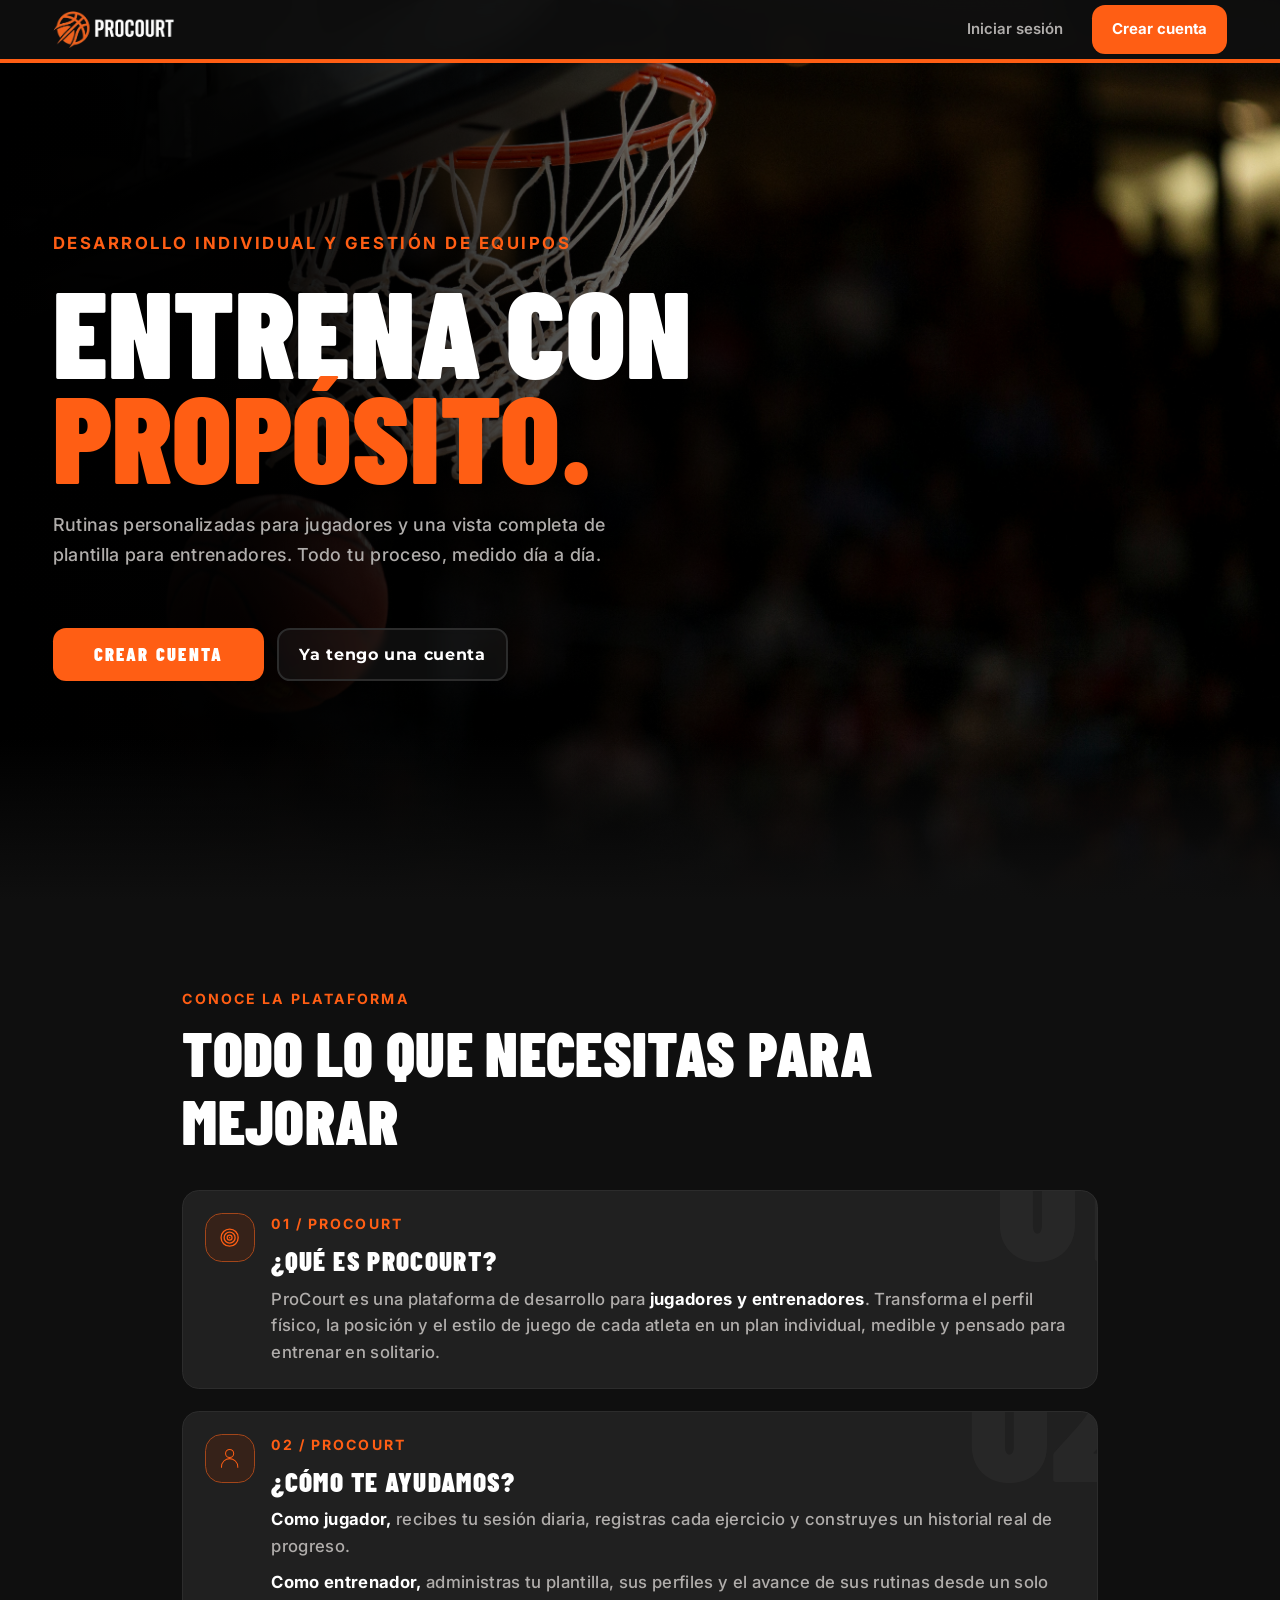
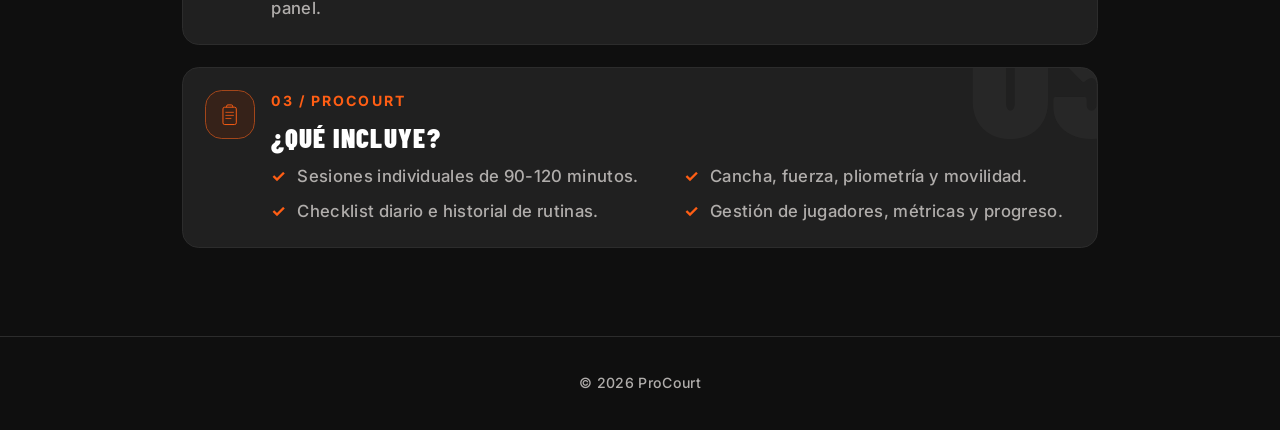
<file: index.html>
<!doctype html>
<html lang="es">
  <head>
    <meta charset="UTF-8" />
    <meta name="viewport" content="width=device-width, initial-scale=1.0" />
    <meta
      name="description"
      content="ProCourt: rutinas personalizadas para jugadores de baloncesto y gestión de plantilla para entrenadores."
    />
    <meta name="theme-color" content="#0f0f0f" />
    <title>ProCourt</title>

    <link rel="icon" href="./assets/Logo/favicon.png" />
    <link rel="preconnect" href="https://fonts.googleapis.com" />
    <link rel="preconnect" href="https://fonts.gstatic.com" crossorigin />
    <link
      href="https://fonts.googleapis.com/css2?family=Barlow+Condensed:wght@400;500;600;700;800;900&family=Inter:wght@500;600;700&family=Montserrat:wght@700&display=swap"
      rel="stylesheet"
    />
    <link rel="stylesheet" href="./css/styles.css" />
    <script src="./scripts/index.js" defer></script>
  </head>
  <body>
    <header class="sitio-header">
      <div class="contenedor header-interno">
        <a href="./" class="logo-enlace" aria-label="ProCourt, inicio">
          <img
            src="./assets/Logo/ProCourtLogo.png"
            alt="Logo de ProCourt"
            class="logo"
          />
        </a>
        <nav class="header-acciones" aria-label="Cuenta">
          <button type="button" class="btn btn-enlace iniciar">Iniciar sesión</button>
          <button type="button" class="btn btn-primario crear">Crear cuenta</button>
        </nav>
      </div>
    </header>

    <main>
      <section class="hero">
        <img
          src="./assets/Fondo/fondo.jpg"
          alt=""
          aria-hidden="true"
          class="hero-fondo"
          fetchpriority="high"
          decoding="async"
        />
        <div class="contenedor hero-contenido">
          <p class="etiqueta">DESARROLLO INDIVIDUAL Y GESTIÓN DE EQUIPOS</p>
          <h1 class="hero-titulo">
            ENTRENA CON <br /><span class="acento">PROPÓSITO.</span>
          </h1>
          <p class="hero-texto">
            Rutinas personalizadas para jugadores y una vista completa de
            plantilla para entrenadores. Todo tu proceso, medido día a día.
          </p>
          <div class="hero-acciones">
            <button type="button" class="btn btn-grande btn-cta crear">
              CREAR CUENTA
            </button>
            <button type="button" class="btn btn-secundario btn-grande iniciar">
              Ya tengo una cuenta
            </button>
          </div>
        </div>
      </section>

      <section class="plataforma" aria-labelledby="titulo-plataforma">
        <p class="etiqueta">CONOCE LA PLATAFORMA</p>
        <h2 class="plataforma-titulo" id="titulo-plataforma">
          TODO LO QUE NECESITAS PARA MEJORAR
        </h2>

        <div class="tarjetas">
          <article class="tarjeta">
            <svg
              class="tarjeta-icono"
              aria-hidden="true"
              xmlns="http://www.w3.org/2000/svg"
              viewBox="0 0 400 400"
            >
              <circle
                cx="200"
                cy="200"
                r="140"
                fill="none"
                stroke="currentColor"
                stroke-width="22"
              />
              <circle
                cx="200"
                cy="200"
                r="90"
                fill="none"
                stroke="currentColor"
                stroke-width="22"
              />
              <circle
                cx="200"
                cy="200"
                r="40"
                fill="none"
                stroke="currentColor"
                stroke-width="20"
              />
              <circle cx="200" cy="200" r="12" fill="currentColor" />
            </svg>
            <p class="tarjeta-numero" aria-hidden="true">01</p>
            <div class="tarjeta-contenido">
              <p class="etiqueta">01 / PROCOURT</p>
              <h3 class="tarjeta-titulo">¿QUÉ ES PROCOURT?</h3>
              <p>
                ProCourt es una plataforma de desarrollo para
                <span class="resaltado">jugadores y entrenadores</span>.
                Transforma el perfil físico, la posición y el estilo de juego de
                cada atleta en un plan individual, medible y pensado para
                entrenar en solitario.
              </p>
            </div>
          </article>

          <article class="tarjeta">
            <svg
              class="tarjeta-icono"
              aria-hidden="true"
              xmlns="http://www.w3.org/2000/svg"
              viewBox="0 0 24 24"
              fill="none"
              stroke="currentColor"
              stroke-width="1"
            >
              <circle cx="12" cy="7" r="4" />
              <path d="M4 21v-1a8 8 0 0 1 16 0v1" />
            </svg>
            <p class="tarjeta-numero" aria-hidden="true">02</p>
            <div class="tarjeta-contenido">
              <p class="etiqueta">02 / PROCOURT</p>
              <h3 class="tarjeta-titulo">¿CÓMO TE AYUDAMOS?</h3>
              <p>
                <span class="resaltado">Como jugador,</span> recibes tu sesión
                diaria, registras cada ejercicio y construyes un historial real
                de progreso.
              </p>
              <p>
                <span class="resaltado">Como entrenador,</span> administras tu
                plantilla, sus perfiles y el avance de sus rutinas desde un solo
                panel.
              </p>
            </div>
          </article>

          <article class="tarjeta">
            <svg
              class="tarjeta-icono"
              aria-hidden="true"
              xmlns="http://www.w3.org/2000/svg"
              viewBox="0 0 128 128"
              fill="none"
            >
              <rect
                x="29"
                y="25"
                width="70"
                height="91"
                rx="9"
                stroke="currentColor"
                stroke-width="5"
              />
              <path
                d="M48 25v-5a7 7 0 0 1 7-7h18a7 7 0 0 1 7 7v5"
                stroke="currentColor"
                stroke-width="5"
              />
              <path
                d="M44 52h40M44 68h40M44 84h27"
                stroke="currentColor"
                stroke-width="4"
                stroke-linecap="round"
              />
            </svg>
            <p class="tarjeta-numero" aria-hidden="true">03</p>
            <div class="tarjeta-contenido">
              <p class="etiqueta">03 / PROCOURT</p>
              <h3 class="tarjeta-titulo">¿QUÉ INCLUYE?</h3>
              <ul class="tarjeta-lista">
                <li>Sesiones individuales de 90-120 minutos.</li>
                <li>Cancha, fuerza, pliometría y movilidad.</li>
                <li>Checklist diario e historial de rutinas.</li>
                <li>Gestión de jugadores, métricas y progreso.</li>
              </ul>
            </div>
          </article>
        </div>
      </section>
    </main>

    <footer class="pie">
      <p class="pie-copy">© 2026 ProCourt</p>
    </footer>
  </body>
</html>
</file>
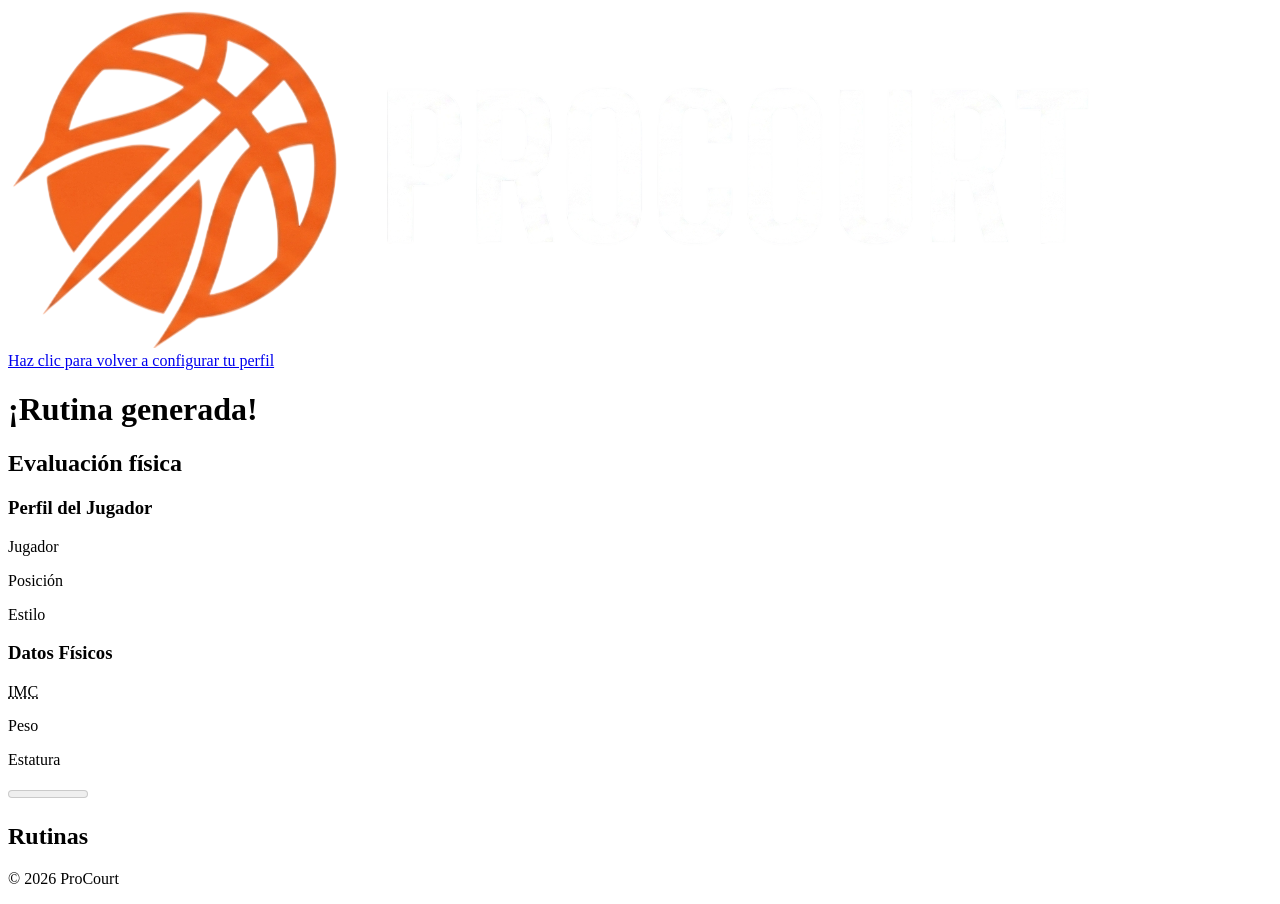
<file: rutina.html>
<!DOCTYPE html>
<html lang="es">
<head>
    <meta charset="UTF-8">
    <meta name="viewport" content="width=device-width, initial-scale=1.0">
    <title>ProCourt Rutina</title>
</head>
<body>
    <header>
        <a href="./index.html"><img src="./assets/Logo/ProCourtLogo.png" alt="Logo de ProCourt"></a>
        <nav aria-label="Navegacion Principal">
            <a href="./index.html">Haz clic para volver a configurar tu perfil</a>
        </nav>
    </header>
    <main>
        <h1 class="titulo">¡Rutina generada!</h1>
        <section id="evaluacion-fisica">
            <h2>Evaluación física</h2>
            <section id="perfil-jugador">
                <h3>Perfil del Jugador</h3>
                <p class="texts">Jugador <span id="jugador"></span></p>
                <p class="texts">Posición <span id="posicion"></span></p>
                <p class="texts">Estilo <span id="estilo"></span></p>
            </section>
            <section id="datos-fisicos">
                <h3>Datos Físicos</h3>
                <p><abbr title="Índice de Masa Corporal">IMC</abbr> <span id="imc"></span></p>
                <p>Peso <span id="peso"></span></p>
                <p>Estatura <span id="estatura"></span></p>
                <meter id="barra-imc" min="0" max="40" value="0" aria-label="Medidor de Índice de Masa Corporal"></meter>
                <p id="rango-ideal"></p>
            </section>
        </section>
        <section id="rutinas">
            <h2>Rutinas</h2>
            <section id="plan-semanal" aria-label="Plan de entrenamiento semanal">
            </section>
        </section>
    </main>
    <footer>
        <div class="banner">
            <p>&copy; 2026 ProCourt</p>
        </div>
    </footer>
</body>
</html>
</file>
<file: css/styles.css>
:root {
    --color-fondo: #0f0f0f;
    --color-superficie: #202020;
    --color-borde: #2c2c2c;
    --color-texto: #b0adab;
    --color-blanco: #ffffff;
    --color-acento: #ff5e14;
    --color-acento-hover: #e94e0b;
    --color-acento-borde: #a3461a;
    --color-acento-fondo: #362219;
    --color-header: rgba(15, 15, 15, 0.9);
    --color-vidrio: rgba(255, 255, 255, 0.05);
    --color-vidrio-hover: rgba(255, 255, 255, 0.1);

    --fuente-titulos: 'Barlow Condensed', sans-serif;
    --fuente-textos: 'Inter', sans-serif;
    --fuente-extras: 'Montserrat', sans-serif;

    --texto-xs: 0.8rem;
    --texto-sm: 0.95rem;
    --texto-hero: clamp(0.9rem, 0.3vw + 0.8rem, 1.05rem);
    --titulo-hero: clamp(3rem, 9vw + 1rem, 7rem);
    --titulo-seccion: clamp(2rem, 5vw + 0.5rem, 3.5rem);
    --titulo-tarjeta: clamp(1.3rem, 0.6vw + 1.1rem, 1.7rem);

    --espaciado-etiqueta: 0.15em;
    --espaciado-titulo: 0.05em;

    --espacio-xs: 0.5rem;
    --espacio-sm: 0.75rem;
    --espacio-md: 1.25rem;
    --espacio-lg: 2rem;
    --espacio-xl: 3rem;
    --espacio-seccion: clamp(3rem, 8vw, 5rem);

    --alto-header: clamp(3.5rem, 7vh, 4.5rem);
    --alto-logo: calc(var(--alto-header) * 0.6);
    --grosor-header: 4px;
    --ancho-contenedor: 70rem;
    --ancho-tarjetas: 52rem;
    --ancho-texto-hero: 34rem;
    --margen-lateral: clamp(1.25rem, 5vw, 3rem);
    --columna-icono: 3.75rem;
    --tamano-icono: 2.8rem;
    --alto-boton: 2.75rem;
    --alto-boton-grande: 3rem;

    --radio-md: 0.75rem;
    --radio-lg: 0.95rem;
    --transicion: 0.25s ease;
    --sombra-brillo: 0 0 0.5rem var(--color-acento);
    --sombra-brillo-fuerte: 0 0 1rem var(--color-acento);
    --enfoque-fondo: center;
}

*,
*::before,
*::after {
    margin: 0;
    padding: 0;
    border: none;
    list-style: none;
    box-sizing: border-box;
}

html {
    font-size: clamp(1rem, 0.5vw + 0.7rem, 1.4rem);
    -webkit-text-size-adjust: 100%;
}

body {
    background-color: var(--color-fondo);
    color: var(--color-texto);
    font-family: var(--fuente-textos);
    font-size: var(--texto-sm);
    font-weight: 500;
    line-height: 1.6;
    letter-spacing: 0.02em;
}

img,
svg {
    display: block;
    max-width: 100%;
}

h1,
h2,
h3 {
    font-family: var(--fuente-titulos);
    font-weight: 900;
    color: var(--color-blanco);
}

:focus-visible {
    outline: 2px solid var(--color-acento);
    outline-offset: 3px;
}

.contenedor {
    width: min(100% - 2 * var(--margen-lateral), var(--ancho-contenedor));
    margin-inline: auto;
}

.acento {
    color: var(--color-acento);
}

.resaltado {
    color: var(--color-blanco);
    font-weight: 700;
}

.etiqueta {
    color: var(--color-acento);
    font-size: var(--texto-xs);
    font-weight: 700;
    letter-spacing: var(--espaciado-etiqueta);
}

.btn {
    display: inline-flex;
    align-items: center;
    justify-content: center;
    min-height: var(--alto-boton);
    padding: 0 1.15rem;
    border-radius: var(--radio-md);
    background: transparent;
    color: var(--color-texto);
    font-family: var(--fuente-extras);
    font-size: 0.85rem;
    font-weight: 700;
    letter-spacing: 0.04em;
    cursor: pointer;
    transition:
        background var(--transicion),
        color var(--transicion),
        border-color var(--transicion),
        transform 0.2s ease,
        box-shadow 0.2s ease;
}

.btn:active {
    transform: scale(0.98);
}

.btn-grande {
    min-height: var(--alto-boton-grande);
    font-size: 0.9rem;
}

.btn-enlace {
    font-weight: 600;
}

.btn-primario {
    background-color: var(--color-acento);
    color: var(--color-blanco);
}

.btn-primario:active {
    background-color: var(--color-acento-hover);
}

.btn-secundario {
    background: var(--color-vidrio);
    border: 2px solid var(--color-borde);
    color: var(--color-blanco);
    -webkit-backdrop-filter: blur(4px);
    backdrop-filter: blur(4px);
}

.btn-cta {
    padding: 0 2rem;
    background-color: var(--color-acento);
    color: var(--color-blanco);
    font-family: var(--fuente-titulos);
    font-size: 1.05rem;
    font-weight: 900;
    letter-spacing: 0.12em;
}

.btn-cta:active {
    transform: scale(0.98);
}

.sitio-header {
    position: fixed;
    top: 0;
    left: 0;
    z-index: 1000;
    width: 100%;
    height: var(--alto-header);
    background-color: var(--color-header);
    border-bottom: var(--grosor-header) solid var(--color-acento);
    -webkit-backdrop-filter: blur(10px);
    backdrop-filter: blur(10px);
}

.header-interno {
    height: 100%;
    display: flex;
    align-items: center;
    justify-content: space-between;
    gap: var(--espacio-xs);
}

.logo-enlace {
    flex: 0 1 auto;
    min-width: 0;
}

.logo {
    height: var(--alto-logo);
    width: auto;
    object-fit: contain;
}

.header-acciones {
    display: flex;
    align-items: center;
    gap: var(--espacio-xs);
    flex-shrink: 0;
}

.header-acciones .btn {
    font-family: var(--fuente-textos);
    letter-spacing: 0;
}

.hero {
    position: relative;
    isolation: isolate;
    overflow: hidden;
    display: flex;
    flex-direction: column;
    justify-content: center;
    min-height: 100vh;
    min-height: 100svh;
    padding-top: var(--alto-header);
    padding-bottom: var(--espacio-xl);
}

.hero-fondo {
    position: absolute;
    inset: 0;
    z-index: -2;
    width: 100%;
    height: 100%;
    object-fit: cover;
    object-position: var(--enfoque-fondo);
    pointer-events: none;
}

.hero::before {
    content: '';
    position: absolute;
    inset: 0;
    z-index: -1;
    pointer-events: none;
    background: linear-gradient(
        to bottom,
        rgba(0, 0, 0, 0.85) 0%,
        rgba(0, 0, 0, 0.7) 55%,
        var(--color-fondo) 100%
    );
}

.hero-contenido {
    display: flex;
    flex-direction: column;
    align-items: flex-start;
    gap: var(--espacio-md);
    padding-block: var(--espacio-lg);
}

.hero-contenido .etiqueta {
    font-size: var(--texto-sm);
}

.hero-titulo {
    font-size: var(--titulo-hero);
    line-height: 0.85;
}

.hero-texto {
    max-width: var(--ancho-texto-hero);
    font-size: var(--texto-hero);
    line-height: 1.7;
}

.hero-acciones {
    display: flex;
    flex-direction: column;
    gap: var(--espacio-sm);
    width: 100%;
    margin-top: clamp(var(--espacio-sm), 4vh, var(--espacio-lg));
}

.plataforma {
    width: min(100% - 2 * var(--margen-lateral), var(--ancho-tarjetas));
    margin: var(--espacio-seccion) auto 0;
}

.plataforma-titulo {
    margin-top: var(--espacio-xs);
    font-size: var(--titulo-seccion);
    line-height: 1.1;
}

.tarjetas {
    display: grid;
    grid-template-columns: 1fr;
    gap: var(--espacio-md);
    margin-top: var(--espacio-lg);
}

.tarjeta {
    position: relative;
    overflow: hidden;
    display: grid;
    grid-template-columns: var(--columna-icono) 1fr;
    padding: var(--espacio-md);
    background: var(--color-superficie);
    border: 1px solid var(--color-borde);
    border-radius: var(--radio-lg);
    transition: border-color var(--transicion);
}

.tarjeta-icono {
    width: var(--tamano-icono);
    height: var(--tamano-icono);
    padding: 0.65rem;
    color: var(--color-acento);
    background-color: var(--color-acento-fondo);
    border: 1px solid var(--color-acento-borde);
    border-radius: var(--radio-lg);
    transition:
        color var(--transicion),
        background-color var(--transicion),
        border-color var(--transicion);
}

.tarjeta-numero {
    position: absolute;
    top: -5rem;
    right: -2rem;
    font-family: var(--fuente-titulos);
    font-size: 10rem;
    line-height: 1;
    opacity: 0.05;
    pointer-events: none;
    font-weight: 900;
}

.tarjeta-contenido {
    display: grid;
    gap: var(--espacio-xs);
    align-content: start;
}

.tarjeta-titulo {
    font-size: var(--titulo-tarjeta);
    line-height: 1.2;
    letter-spacing: var(--espaciado-titulo);
}

.tarjeta-lista {
    display: grid;
    grid-template-columns: repeat(auto-fit, minmax(min(100%, 16rem), 1fr));
    gap: var(--espacio-xs) var(--espacio-md);
}

.tarjeta-lista li {
    display: grid;
    grid-template-columns: auto 1fr;
    gap: 0.6rem;
}

.tarjeta-lista li::before {
    content: '✓';
    color: var(--color-acento);
    font-weight: 700;
}

.pie {
    margin-top: var(--espacio-seccion);
    padding: var(--espacio-lg) var(--margen-lateral);
    border-top: 1px solid var(--color-borde);
    text-align: center;
}

.pie-copy {
    font-size: var(--texto-xs);
}

@media (min-width: 48em) {
    .hero::before {
        background:
            linear-gradient(to top, var(--color-fondo) 0%, transparent 18%),
            linear-gradient(
                to right,
                #000 0%,
                rgba(0, 0, 0, 0.95) 20%,
                rgba(0, 0, 0, 0.65) 45%,
                rgba(0, 0, 0, 0.2) 70%,
                transparent 100%
            );
    }

    .hero-acciones {
        flex-direction: row;
        width: auto;
    }

    .btn-grande {
        min-width: 12rem;
    }
}

@media (hover: hover) and (pointer: fine) {
    .btn-enlace:hover {
        color: var(--color-blanco);
    }

    .btn-primario:hover {
        background-color: var(--color-acento-hover);
    }

    .btn-secundario:hover {
        background: var(--color-vidrio-hover);
    }

    .btn-cta:hover {
        background-color: var(--color-acento-hover);
    }

    .tarjeta:hover {
        border-color: var(--color-acento-borde);
    }

    .tarjeta:hover .tarjeta-icono {
        color: var(--color-blanco);
        background-color: var(--color-acento);
        border-color: transparent;
    }
}

@media (prefers-reduced-motion: reduce) {
    *,
    *::before,
    *::after {
        transition-duration: 0.01ms !important;
    }

    .btn:active {
        transform: none;
    }
}
</file>
